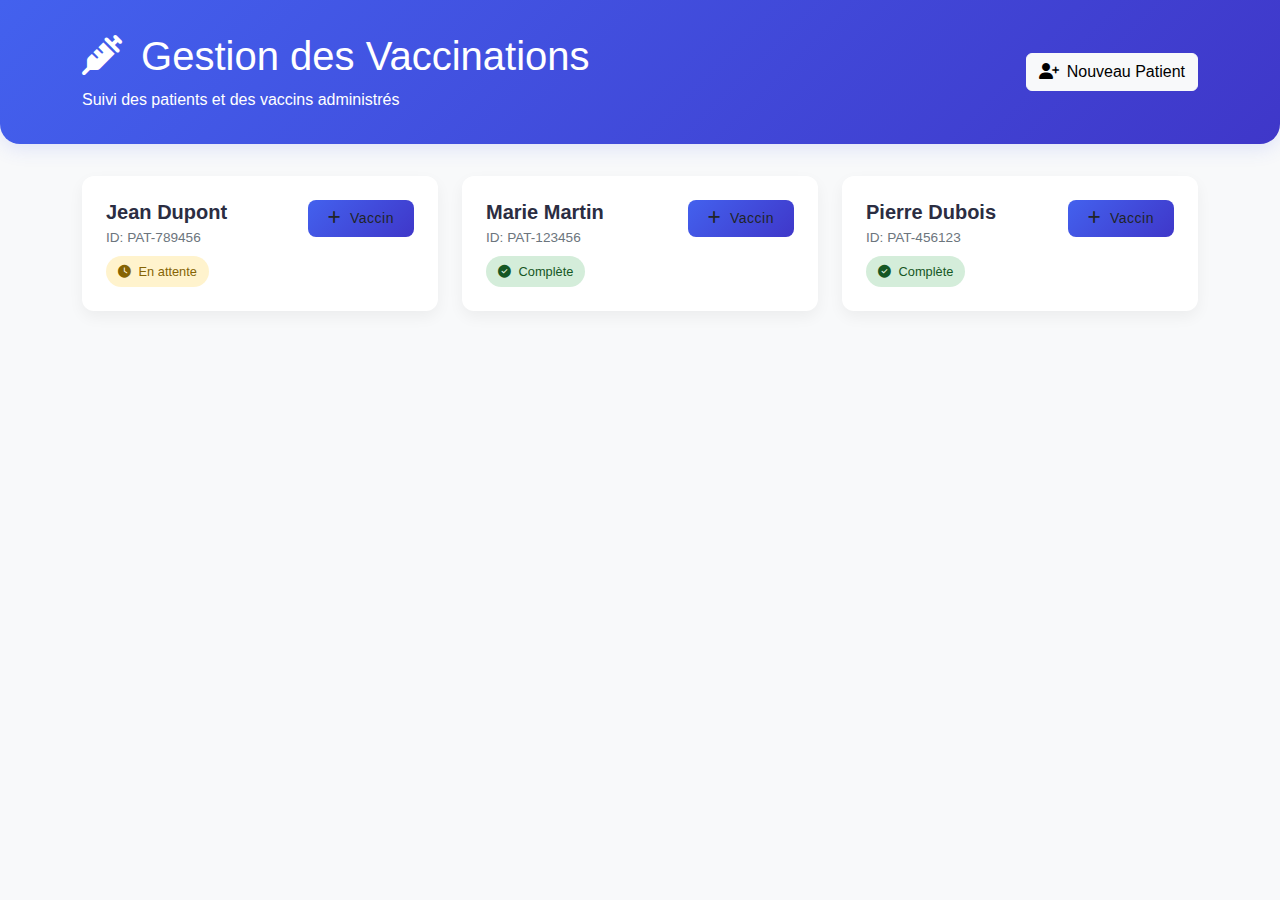
<file: index.html>
<!DOCTYPE html>
<html lang="fr">
<head>
    <meta charset="UTF-8">
    <meta name="viewport" content="width=device-width, initial-scale=1.0">
    <title>Vaccination Manager</title>
    <link href="https://cdn.jsdelivr.net/npm/bootstrap@5.3.0/dist/css/bootstrap.min.css" rel="stylesheet">
    <link rel="stylesheet" href="https://cdnjs.cloudflare.com/ajax/libs/animate.css/4.1.1/animate.min.css">
    <link rel="stylesheet" href="https://cdnjs.cloudflare.com/ajax/libs/font-awesome/6.4.0/css/all.min.css">
    <style>
        :root {
            --primary: #4361ee;
            --secondary: #3f37c9;
            --accent: #f72585;
            --light-bg: #f8f9fa;
        }
        
        body {
            font-family: 'Segoe UI', sans-serif;
            background-color: var(--light-bg);
        }
        
        .header {
            background: linear-gradient(135deg, var(--primary) 0%, var(--secondary) 100%);
            color: white;
            padding: 2rem 0;
            margin-bottom: 2rem;
            border-radius: 0 0 20px 20px;
            box-shadow: 0 4px 20px rgba(67, 97, 238, 0.15);
        }
        
        .patient-card {
            border: none;
            border-radius: 12px;
            box-shadow: 0 6px 15px rgba(0, 0, 0, 0.05);
            transition: all 0.3s ease;
            margin-bottom: 1rem;
            overflow: hidden;
        }
        
        .patient-card:hover {
            transform: translateY(-5px);
            box-shadow: 0 10px 25px rgba(0, 0, 0, 0.1);
        }
        
        .patient-card .card-body {
            padding: 1.5rem;
        }
        
        .patient-name {
            font-weight: 600;
            color: #2b2d42;
            margin-bottom: 0.25rem;
        }
        
        .patient-id {
            font-size: 0.85rem;
            color: #6c757d;
        }
        
        .vaccine-status {
            display: inline-block;
            padding: 0.35rem 0.75rem;
            border-radius: 50px;
            font-size: 0.8rem;
            font-weight: 500;
        }
        
        .status-pending {
            background-color: #fff3cd;
            color: #856404;
        }
        
        .status-completed {
            background-color: #d4edda;
            color: #155724;
        }
        
        .btn-vaccine {
            background: linear-gradient(135deg, var(--primary) 0%, var(--secondary) 100%);
            border: none;
            border-radius: 8px;
            padding: 0.5rem 1.25rem;
            font-weight: 500;
            letter-spacing: 0.5px;
            transition: all 0.3s;
        }
        
        .btn-vaccine:hover {
            transform: translateY(-2px);
            box-shadow: 0 5px 15px rgba(67, 97, 238, 0.3);
        }
        
        /* Modale */
        .vaccine-modal .modal-header {
            background: linear-gradient(135deg, var(--primary) 0%, var(--secondary) 100%);
            color: white;
            border-bottom: none;
        }
        
        .vaccine-modal .modal-title {
            font-weight: 600;
        }
        
        .form-label {
            font-weight: 500;
            color: #495057;
            margin-bottom: 0.5rem;
        }
    </style>
</head>
<body>
    <!-- En-tête -->
    <div class="header">
        <div class="container">
            <div class="row align-items-center">
                <div class="col-md-8">
                    <h1><i class="fas fa-syringe me-2"></i> Gestion des Vaccinations</h1>
                    <p class="mb-0">Suivi des patients et des vaccins administrés</p>
                </div>
                <div class="col-md-4 text-end">
                    <button class="btn btn-light">
                        <i class="fas fa-user-plus me-2"></i>Nouveau Patient
                    </button>
                </div>
            </div>
        </div>
    </div>

    <!-- Contenu principal -->
    <div class="container">
        <!-- Liste des patients -->
        <div class="row">
            <div class="col-lg-4 animate__animated animate__fadeIn">
                <div class="patient-card card">
                    <div class="card-body">
                        <div class="d-flex justify-content-between align-items-start">
                            <div>
                                <h5 class="patient-name">Jean Dupont</h5>
                                <p class="patient-id mb-2">ID: PAT-789456</p>
                                <span class="vaccine-status status-pending">
                                    <i class="fas fa-clock me-1"></i> En attente
                                </span>
                            </div>
                            <button class="btn btn-vaccine btn-sm" data-bs-toggle="modal" data-bs-target="#vaccineModal">
                                <i class="fas fa-plus me-1"></i> Vaccin
                            </button>
                        </div>
                    </div>
                </div>
            </div>

            <div class="col-lg-4 animate__animated animate__fadeIn animate__delay-1s">
                <div class="patient-card card">
                    <div class="card-body">
                        <div class="d-flex justify-content-between align-items-start">
                            <div>
                                <h5 class="patient-name">Marie Martin</h5>
                                <p class="patient-id mb-2">ID: PAT-123456</p>
                                <span class="vaccine-status status-completed">
                                    <i class="fas fa-check-circle me-1"></i> Complète
                                </span>
                            </div>
                            <button class="btn btn-vaccine btn-sm" data-bs-toggle="modal" data-bs-target="#vaccineModal">
                                <i class="fas fa-plus me-1"></i> Vaccin
                            </button>
                        </div>
                    </div>
                </div>
            </div>

            <div class="col-lg-4 animate__animated animate__fadeIn animate__delay-2s">
                <div class="patient-card card">
                    <div class="card-body">
                        <div class="d-flex justify-content-between align-items-start">
                            <div>
                                <h5 class="patient-name">Pierre Dubois</h5>
                                <p class="patient-id mb-2">ID: PAT-456123</p>
                                <span class="vaccine-status status-completed">
                                    <i class="fas fa-check-circle me-1"></i> Complète
                                </span>
                            </div>
                            <button class="btn btn-vaccine btn-sm" data-bs-toggle="modal" data-bs-target="#vaccineModal">
                                <i class="fas fa-plus me-1"></i> Vaccin
                            </button>
                        </div>
                    </div>
                </div>
            </div>
        </div>
    </div>

    <!-- Modale Ajout Vaccin -->
    <div class="modal fade vaccine-modal" id="vaccineModal" tabindex="-1" aria-hidden="true">
        <div class="modal-dialog">
            <div class="modal-content">
                <div class="modal-header">
                    <h5 class="modal-title"><i class="fas fa-syringe me-2"></i> Nouveau Vaccin</h5>
                    <button type="button" class="btn-close btn-close-white" data-bs-dismiss="modal" aria-label="Close"></button>
                </div>
                <div class="modal-body">
                    <form>
                        <div class="mb-3">
                            <label class="form-label">Type de vaccin</label>
                            <select class="form-select">
                                <option selected>Choisir...</option>
                                <option>Pfizer-BioNTech</option>
                                <option>Moderna</option>
                                <option>AstraZeneca</option>
                            </select>
                        </div>
                        <div class="mb-3">
                            <label class="form-label">Date de vaccination</label>
                            <input type="date" class="form-control">
                        </div>
                        <div class="mb-3">
                            <label class="form-label">Numéro de lot</label>
                            <input type="text" class="form-control" placeholder="Ex: ABX12345">
                        </div>
                        <div class="d-grid gap-2">
                            <button type="submit" class="btn btn-primary">
                                <i class="fas fa-save me-2"></i> Enregistrer
                            </button>
                        </div>
                    </form>
                </div>
            </div>
        </div>
    </div>

    <script src="https://cdn.jsdelivr.net/npm/bootstrap@5.3.0/dist/js/bootstrap.bundle.min.js"></script>
    <script>
        // Animation au chargement
        document.addEventListener('DOMContentLoaded', () => {
            const cards = document.querySelectorAll('.patient-card');
            cards.forEach((card, index) => {
                card.style.animationDelay = `${index * 0.2}s`;
            });
        });
    </script>
</body>
</html>
</file>
